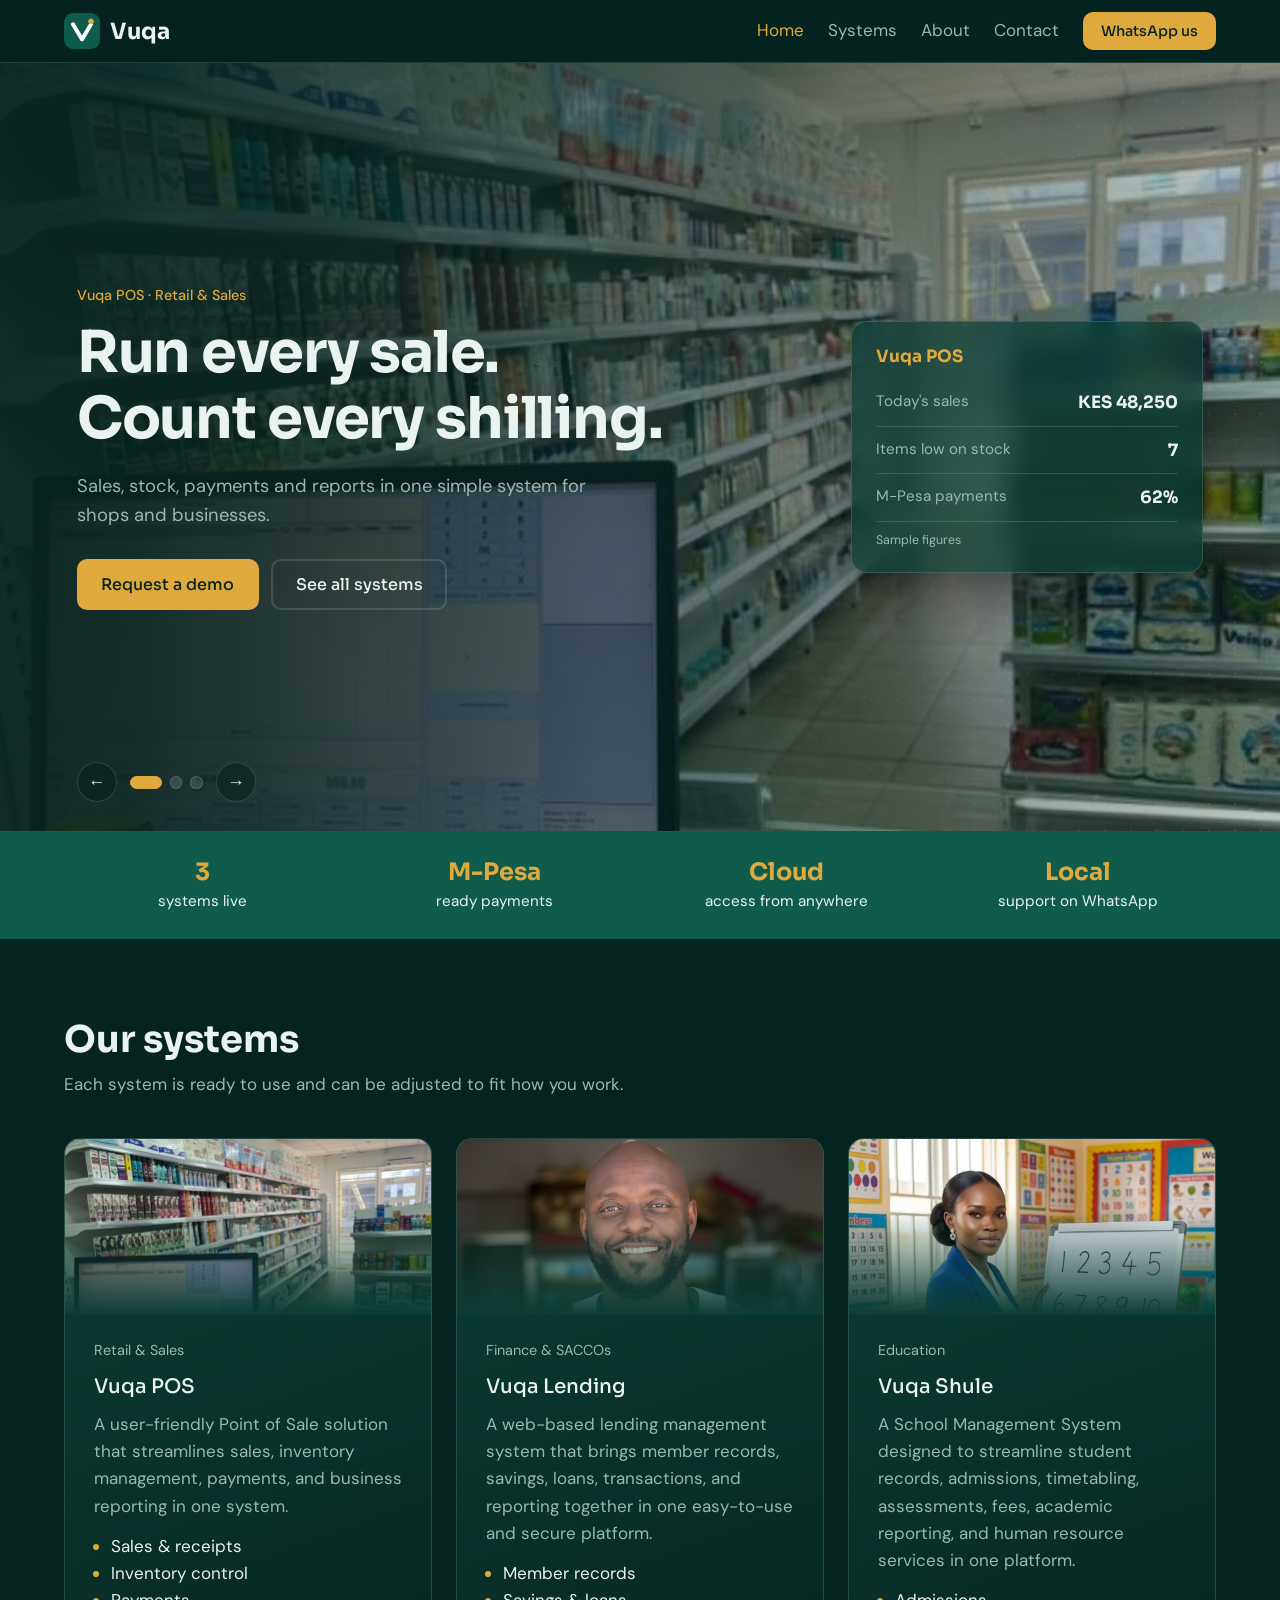
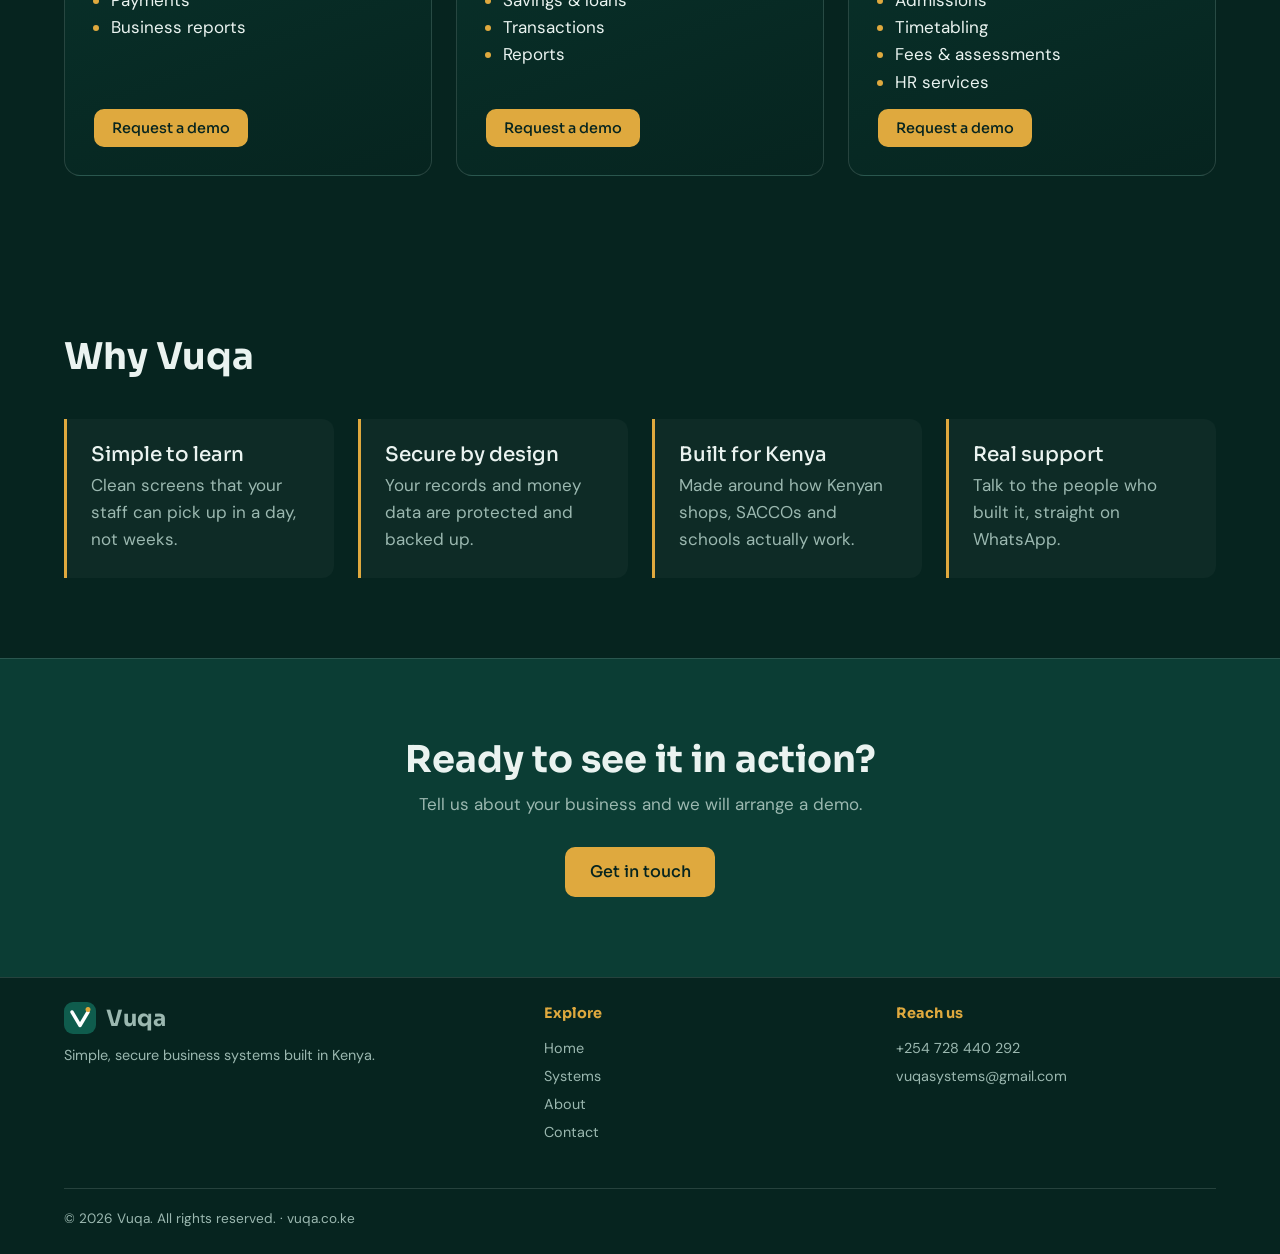
<file: index.html>
<!DOCTYPE html>
<html lang="en">
<head>
  <meta charset="utf-8">
  <meta name="viewport" content="width=device-width, initial-scale=1">
  <title>Vuqa | Business systems built in Kenya</title>
  <meta name="description" content="Vuqa builds POS, lending and school management systems for Kenyan businesses, SACCOs and schools.">
  <link rel="icon" type="image/png" href="images/favicon.png">
  <link rel="apple-touch-icon" href="images/apple-touch-icon.png">
  <link rel="preconnect" href="https://fonts.googleapis.com">
  <link rel="preconnect" href="https://fonts.gstatic.com" crossorigin>
  <link href="https://fonts.googleapis.com/css2?family=DM+Sans:wght@400;500&family=Sora:wght@500;700&display=swap" rel="stylesheet">
  <link rel="stylesheet" href="css/style.css">
</head>
<body>
<div id="site-header"></div>
<main>

  <section class="slider" id="slider" aria-roledescription="carousel" aria-label="Featured systems"></section>

  <section class="strip">
    <div><strong>3</strong><span>systems live</span></div>
    <div><strong>M-Pesa</strong><span>ready payments</span></div>
    <div><strong>Cloud</strong><span>access from anywhere</span></div>
    <div><strong>Local</strong><span>support on WhatsApp</span></div>
  </section>

  <section class="section" id="systems">
    <h2 class="reveal">Our systems</h2>
    <p class="section-lead reveal">Each system is ready to use and can be adjusted to fit how you work.</p>
    <div class="grid" id="catalog"></div>
  </section>

  <section class="section why">
    <h2 class="reveal">Why Vuqa</h2>
    <div class="grid">
      <div class="why-item reveal"><h3>Simple to learn</h3><p>Clean screens that your staff can pick up in a day, not weeks.</p></div>
      <div class="why-item reveal"><h3>Secure by design</h3><p>Your records and money data are protected and backed up.</p></div>
      <div class="why-item reveal"><h3>Built for Kenya</h3><p>Made around how Kenyan shops, SACCOs and schools actually work.</p></div>
      <div class="why-item reveal"><h3>Real support</h3><p>Talk to the people who built it, straight on WhatsApp.</p></div>
    </div>
  </section>

  <section class="section cta">
    <h2 class="reveal">Ready to see it in action?</h2>
    <p class="section-lead reveal">Tell us about your business and we will arrange a demo.</p>
    <div class="actions"><a class="btn" href="contact.html">Get in touch</a></div>
  </section>
</main>
<div id="site-footer"></div>
<script src="js/systems.js"></script>
<script src="js/layout.js"></script>
<script src="js/main.js"></script>
</body>
</html>
</file>
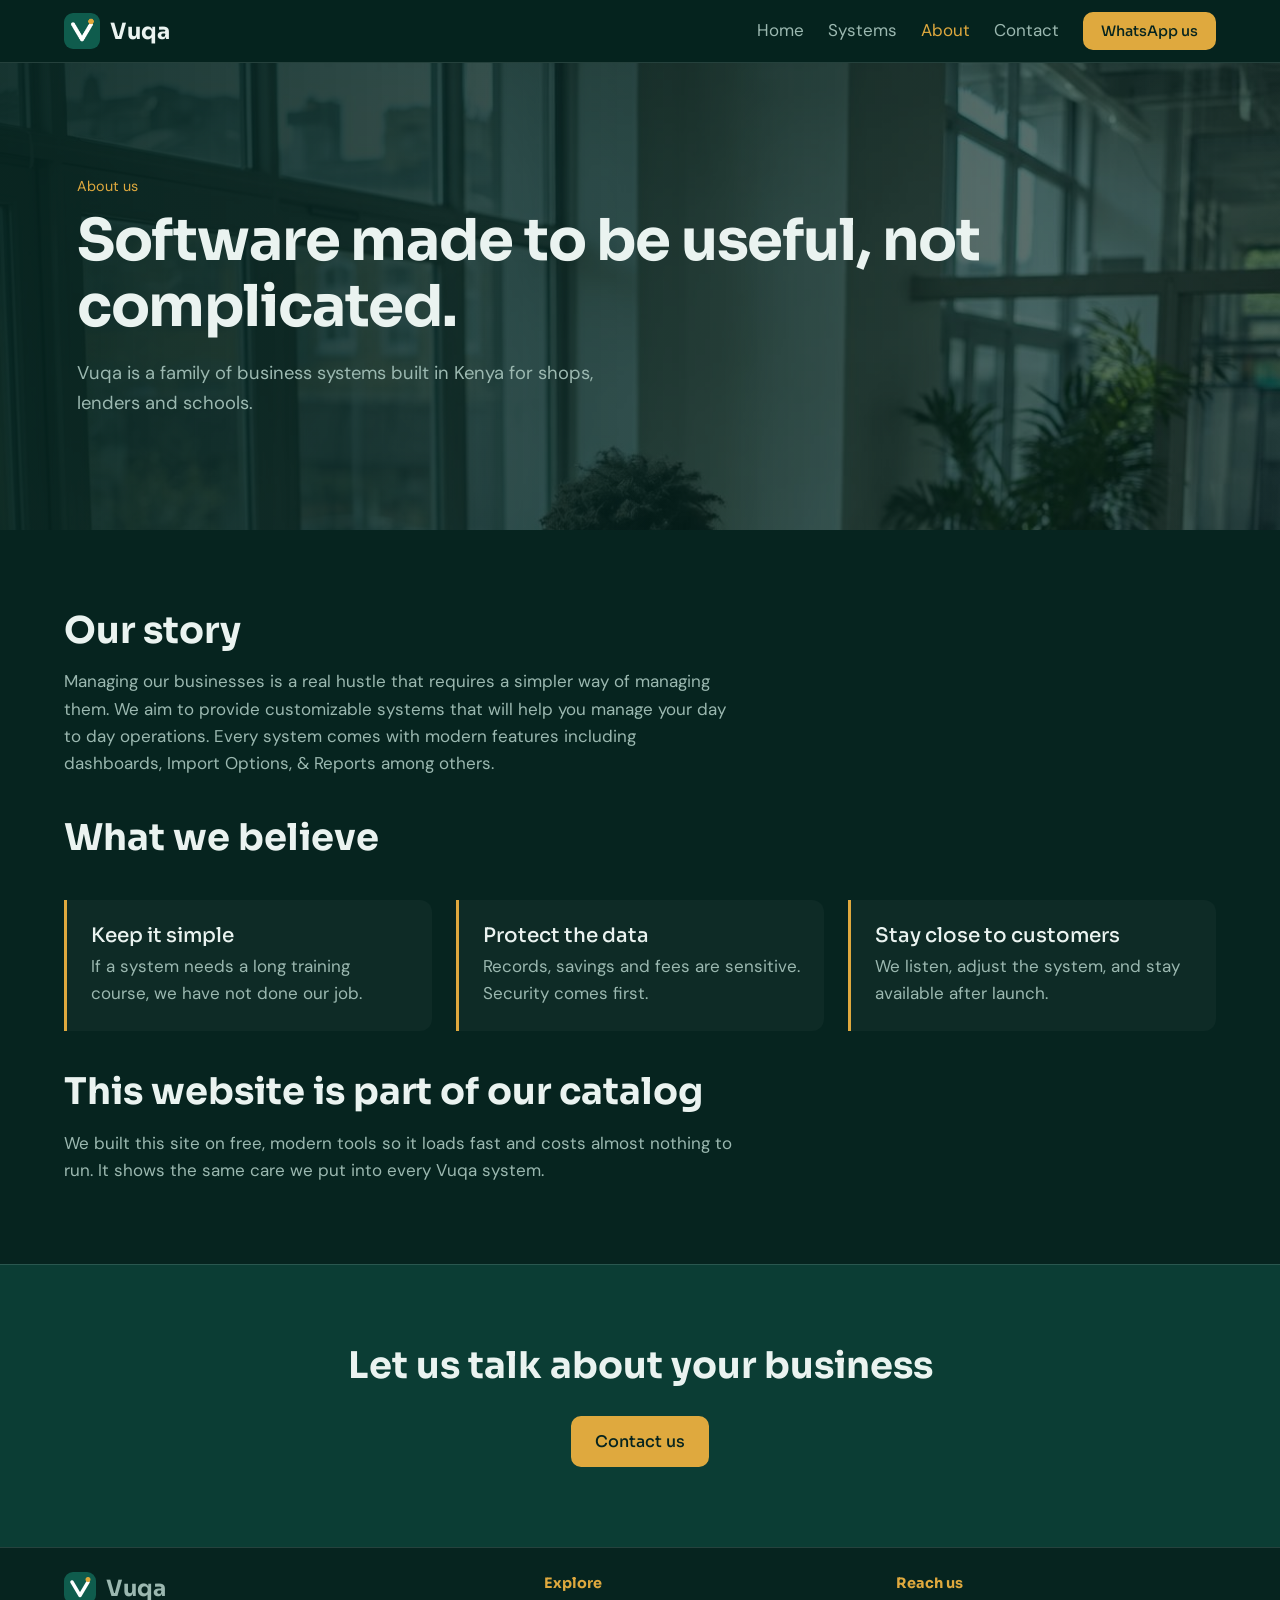
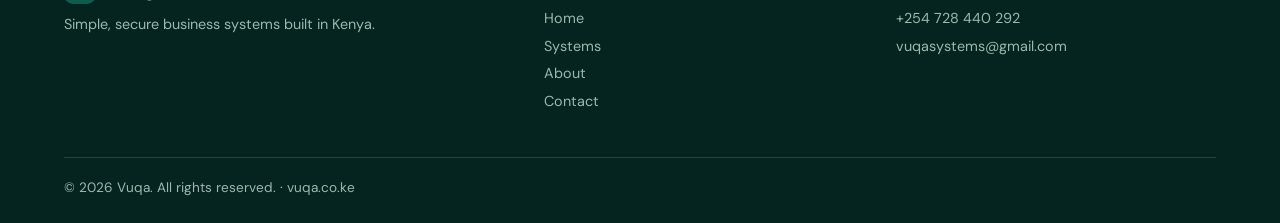
<file: about.html>
<!DOCTYPE html>
<html lang="en">
<head>
  <meta charset="utf-8">
  <meta name="viewport" content="width=device-width, initial-scale=1">
  <title>About | Vuqa</title>
  <meta name="description" content="About Vuqa: simple, secure business systems built in Kenya.">
  <link rel="icon" type="image/png" href="images/favicon.png">
  <link rel="apple-touch-icon" href="images/apple-touch-icon.png">
  <link rel="preconnect" href="https://fonts.googleapis.com">
  <link rel="preconnect" href="https://fonts.gstatic.com" crossorigin>
  <link href="https://fonts.googleapis.com/css2?family=DM+Sans:wght@400;500&family=Sora:wght@500;700&display=swap" rel="stylesheet">
  <link rel="stylesheet" href="css/style.css">
</head>
<body>
<div id="site-header"></div>
<main>

  <section class="page-hero about-hero" style="background-image:linear-gradient(90deg,rgba(6,36,31,.92),rgba(6,36,31,.6)),url(images/about.jpg),linear-gradient(135deg,#0f5c4d,#06241f)">
    <p class="tag">About us</p>
    <h1>Software made to be useful, not complicated.</h1>
    <p class="lead">Vuqa is a family of business systems built in Kenya for shops, lenders and schools.</p>
  </section>

  <section class="section prose">
    <h2 class="reveal">Our story</h2>
    <p class="reveal">Managing our businesses is a real hustle that requires a simpler way of managing them. We aim to provide customizable systems that will help you manage your day to day operations. Every system  comes with modern features including dashboards, Import Options, & Reports among others.</p>
    <h2 class="reveal">What we believe</h2>
    <div class="grid">
      <div class="why-item reveal"><h3>Keep it simple</h3><p>If a system needs a long training course, we have not done our job.</p></div>
      <div class="why-item reveal"><h3>Protect the data</h3><p>Records, savings and fees are sensitive. Security comes first.</p></div>
      <div class="why-item reveal"><h3>Stay close to customers</h3><p>We listen, adjust the system, and stay available after launch.</p></div>
    </div>
    <h2 class="reveal">This website is part of our catalog</h2>
    <p class="reveal">We built this site on free, modern tools so it loads fast and costs almost nothing to run. It shows the same care we put into every Vuqa system.</p>
  </section>

  <section class="section cta">
    <h2>Let us talk about your business</h2>
    <div class="actions"><a class="btn" href="contact.html">Contact us</a></div>
  </section>
</main>
<div id="site-footer"></div>
<script src="js/systems.js"></script>
<script src="js/layout.js"></script>
<script src="js/main.js"></script>
</body>
</html>
</file>
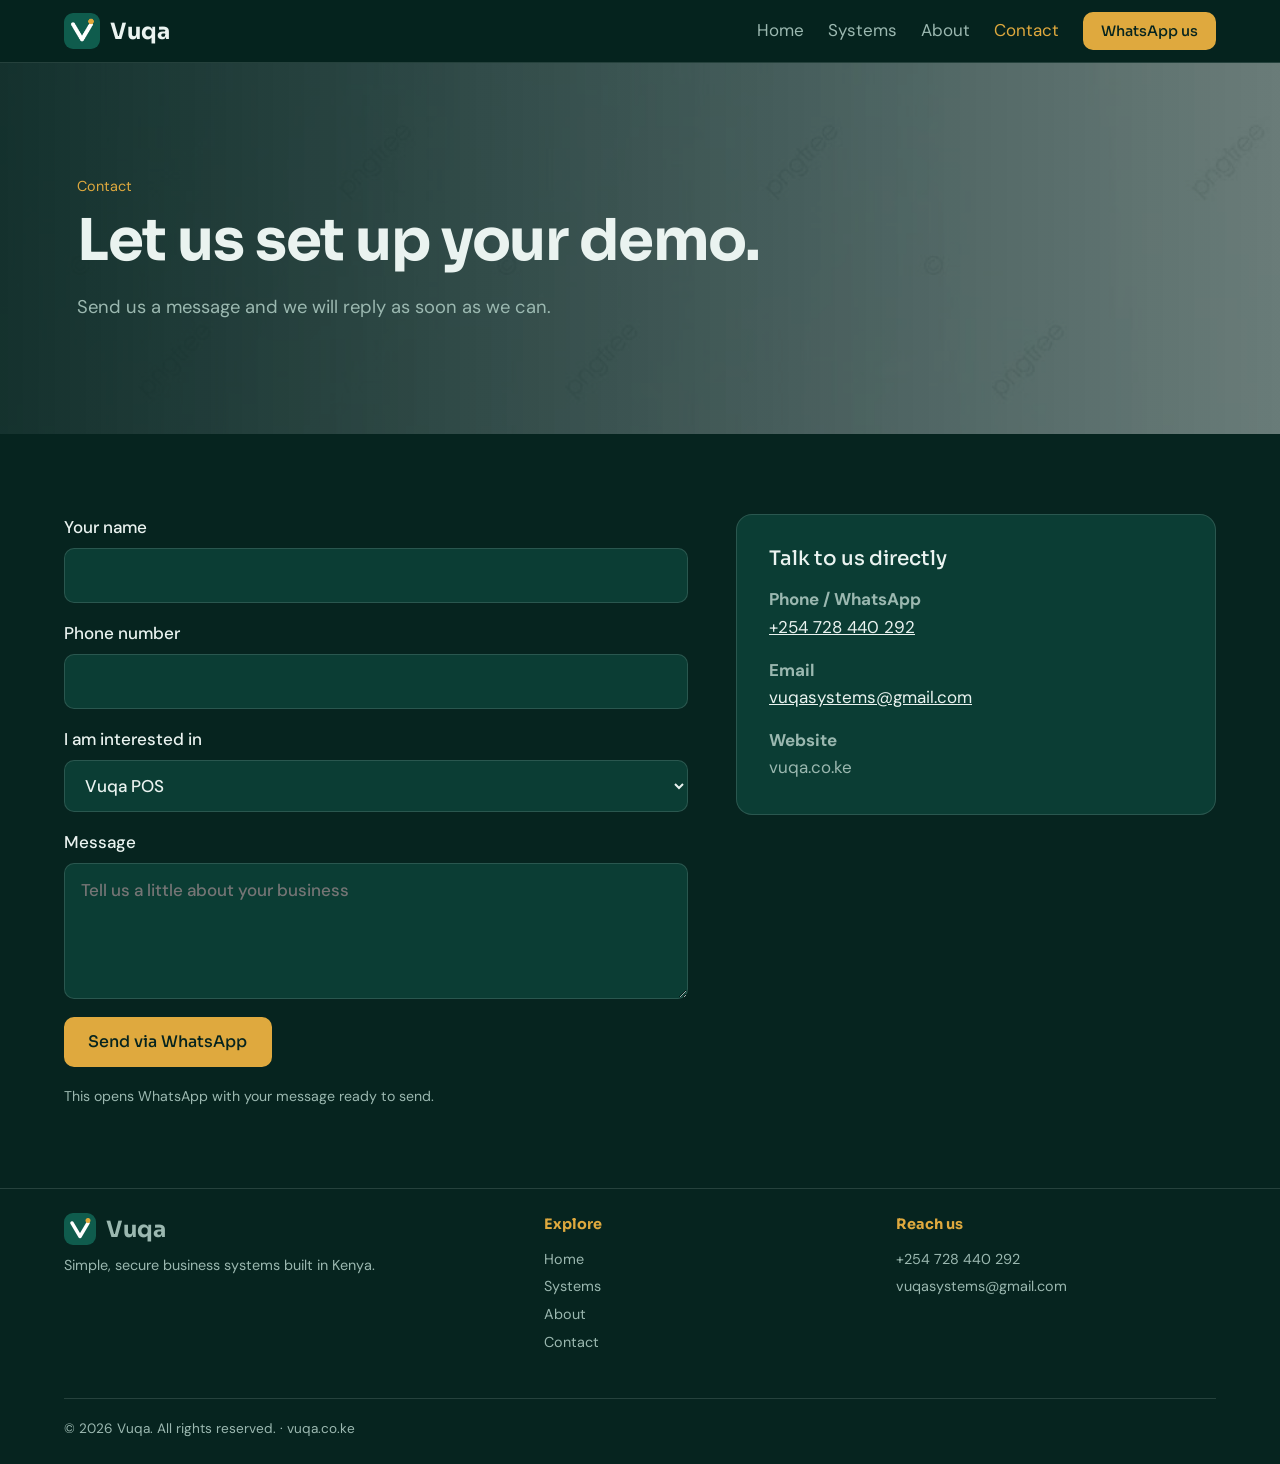
<file: contact.html>
<!DOCTYPE html>
<html lang="en">
<head>
  <meta charset="utf-8">
  <meta name="viewport" content="width=device-width, initial-scale=1">
  <title>Contact | Vuqa</title>
  <meta name="description" content="Contact Vuqa for a demo of our POS, lending or school management systems.">
  <link rel="icon" type="image/png" href="images/favicon.png">
  <link rel="apple-touch-icon" href="images/apple-touch-icon.png">
  <link rel="preconnect" href="https://fonts.googleapis.com">
  <link rel="preconnect" href="https://fonts.gstatic.com" crossorigin>
  <link href="https://fonts.googleapis.com/css2?family=DM+Sans:wght@400;500&family=Sora:wght@500;700&display=swap" rel="stylesheet">
  <link rel="stylesheet" href="css/style.css">
</head>
<body>
<div id="site-header"></div>
<main>

  <section class="page-hero" style="background-image:linear-gradient(90deg,rgba(6,36,31,.92),rgba(6,36,31,.6)),url(images/contact.jpg),linear-gradient(135deg,#0f5c4d,#06241f)">
    <p class="tag">Contact</p>
    <h1>Let us set up your demo.</h1>
    <p class="lead">Send us a message and we will reply as soon as we can.</p>
  </section>

  <section class="section contact-grid">
    <form id="contact-form" class="form">
      <label>Your name<input name="name" required autocomplete="name"></label>
      <label>Phone number<input name="phone" type="tel" required autocomplete="tel"></label>
      <label>I am interested in<select name="interest"></select></label>
      <label>Message<textarea name="message" rows="4" placeholder="Tell us a little about your business"></textarea></label>
      <button class="btn" type="submit">Send via WhatsApp</button>
      <small>This opens WhatsApp with your message ready to send.</small>
    </form>
    <div class="info">
      <h3>Talk to us directly</h3>
      <p><strong>Phone / WhatsApp</strong><br><a href="tel:+254728440292">+254 728 440 292</a></p>
      <p><strong>Email</strong><br><a href="mailto:vuqasystems@gmail.com">vuqasystems@gmail.com</a></p>
      <p><strong>Website</strong><br>vuqa.co.ke</p>
    </div>
  </section>
</main>
<div id="site-footer"></div>
<script src="js/systems.js"></script>
<script src="js/layout.js"></script>
<script src="js/main.js"></script>
</body>
</html>
</file>
<file: css/style.css>
/* ---------- Brand tokens: change colours here and the whole site updates ---------- */
:root {
  --green: #0f5c4d;        /* Vuqa icon green */
  --green-deep: #06241f;   /* page background */
  --green-mid: #0b3d34;    /* panels */
  --gold: #dfa93e;         /* Vuqa icon dot */
  --teal: #0ba5b5;         /* CurioLab accent */
  --text: #eaf3f0;
  --muted: #9bb8b0;
  --line: rgba(234, 243, 240, 0.14);
  --font-head: "Sora", system-ui, sans-serif;
  --font-body: "DM Sans", system-ui, sans-serif;
}

* { box-sizing: border-box; margin: 0; }
html { scroll-behavior: smooth; scroll-padding-top: 80px; }
body {
  background: var(--green-deep);
  color: var(--text);
  font: 400 1.0625rem/1.6 var(--font-body);
}
a { color: inherit; }
:focus-visible { outline: 3px solid var(--gold); outline-offset: 3px; }

h1, h2, h3 { font-family: var(--font-head); line-height: 1.15; }
h1 { font-size: clamp(2.2rem, 5vw, 3.6rem); font-weight: 700; letter-spacing: -0.02em; }
h2 { font-size: clamp(1.7rem, 3vw, 2.3rem); font-weight: 700; }
h3 { font-size: 1.25rem; font-weight: 500; }

/* ---------- Navigation ---------- */
.nav {
  position: sticky; top: 0; z-index: 10;
  display: flex; justify-content: space-between; align-items: center;
  padding: 0.75rem clamp(1rem, 5vw, 4rem);
  background: rgba(6, 36, 31, 0.88);
  backdrop-filter: blur(10px);
  border-bottom: 1px solid var(--line);
}
.brand { display: flex; align-items: center; gap: 0.6rem; text-decoration: none;
  font: 700 1.4rem var(--font-head); }
.brand img { border-radius: 9px; }
.nav nav { display: flex; align-items: center; gap: 1.5rem; }
.nav nav a { text-decoration: none; color: var(--muted); }
.nav nav a:hover { color: var(--text); }
.nav nav a.btn { color: var(--green-deep); }

/* ---------- Buttons ---------- */
.btn {
  display: inline-block; padding: 0.8rem 1.4rem; border-radius: 10px;
  background: var(--gold); color: var(--green-deep); text-decoration: none;
  font: 500 1rem var(--font-head); border: 2px solid var(--gold);
  transition: transform 0.15s, background 0.15s;
}
.btn:hover { transform: translateY(-2px); background: #ecbb55; }
.btn-ghost { background: transparent; color: var(--text); border-color: var(--line); }
.btn-ghost:hover { background: rgba(255, 255, 255, 0.06); }
.btn-small { padding: 0.5rem 1rem; font-size: 0.9rem; }
.actions { display: flex; flex-wrap: wrap; gap: 0.8rem; margin-top: 1.8rem; }

/* ---------- Hero ---------- */
.hero {
  display: grid; grid-template-columns: 1.1fr 0.9fr; gap: 3rem; align-items: center;
  padding: clamp(3rem, 8vw, 6rem) clamp(1rem, 5vw, 4rem);
  background:
    radial-gradient(ellipse 60% 70% at 85% 30%, rgba(15, 92, 77, 0.65), transparent 70%),
    radial-gradient(ellipse 40% 50% at 10% 100%, rgba(11, 165, 181, 0.12), transparent 70%);
}
.lead { margin-top: 1.2rem; max-width: 34rem; color: var(--muted); font-size: 1.15rem; }

/* The interactive preview window */
.window {
  background: var(--green-mid); border: 1px solid var(--line);
  border-radius: 16px; overflow: hidden;
  box-shadow: 0 30px 60px -20px rgba(0, 0, 0, 0.6);
}
.window-bar { display: flex; align-items: center; gap: 1rem; padding: 0.7rem 1rem;
  border-bottom: 1px solid var(--line); }
.dots { display: flex; gap: 6px; }
.dots i { width: 10px; height: 10px; border-radius: 50%; background: var(--line); }
.tabs { display: flex; gap: 0.3rem; }
.tabs button {
  font: 500 0.9rem var(--font-head); color: var(--muted); background: none;
  border: 0; padding: 0.4rem 0.8rem; border-radius: 8px; cursor: pointer;
}
.tabs button[aria-selected="true"] { background: var(--green); color: var(--text); }
.window-body { padding: 1.5rem; min-height: 15rem; }
.window-body h3 { margin-bottom: 1rem; color: var(--gold); }
.metric {
  display: flex; justify-content: space-between; align-items: baseline; gap: 1rem;
  padding: 0.9rem 0; border-bottom: 1px solid var(--line);
  animation: slide 0.35s both;
}
.metric strong { font: 700 1.3rem var(--font-head); }
.metric span { color: var(--muted); }
.sample { padding: 0 1.5rem 1rem; font-size: 0.8rem; color: var(--muted); }
@keyframes slide { from { opacity: 0; transform: translateY(8px); } }

/* ---------- Sections ---------- */
.section { padding: clamp(3rem, 7vw, 5rem) clamp(1rem, 5vw, 4rem); }
.section-lead { margin-top: 0.6rem; color: var(--muted); max-width: 36rem; }
.about p { margin-top: 1rem; max-width: 40rem; color: var(--muted); }
.contact { background: var(--green-mid); border-top: 1px solid var(--line); }

.grid { display: grid; gap: 1.5rem; margin-top: 2.5rem;
  grid-template-columns: repeat(auto-fit, minmax(260px, 1fr)); }
.card {
  display: flex; flex-direction: column; gap: 0.8rem;
  padding: 1.8rem; border: 1px solid var(--line); border-radius: 16px;
  background: linear-gradient(160deg, var(--green-mid), var(--green-deep));
}
.card:hover { border-color: var(--gold); }
.tag { color: var(--teal); font-size: 0.9rem; }
.card p { color: var(--muted); }
.card ul { padding-left: 1.1rem; flex: 1; }
.card li::marker { color: var(--gold); }
.card .btn { align-self: flex-start; }

.footer { display: flex; justify-content: space-between; flex-wrap: wrap; gap: 0.5rem;
  padding: 1.5rem clamp(1rem, 5vw, 4rem); border-top: 1px solid var(--line);
  color: var(--muted); font-size: 0.9rem; }

/* ---------- Mobile ---------- */
@media (max-width: 800px) {
  .hero { grid-template-columns: 1fr; }
  .nav nav a:not(.btn) { display: none; }
}
@media (prefers-reduced-motion: reduce) {
  * { animation: none !important; transition: none !important; scroll-behavior: auto !important; }
}

/* =================== v2: slideshow, photos, new pages =================== */
.nav nav a[aria-current="page"] { color: var(--gold); }

/* Placeholder gradients show until you add real photos named images/<id>.jpg */
.g-pos     { --fb: linear-gradient(135deg, #0f5c4d, #06241f 60%, #dfa93e 160%); }
.g-lending { --fb: linear-gradient(135deg, #0b3d34, #06241f 55%, #0ba5b5 170%); }
.g-shule   { --fb: linear-gradient(135deg, #123f5a, #06241f 55%, #dfa93e 170%); }

/* Slider */
.slider { position: relative; height: clamp(34rem, 88vh, 48rem); overflow: hidden; background: var(--green-deep); }
.slide {
  position: absolute; inset: 0; display: flex; align-items: center; justify-content: space-between;
  gap: 2rem; padding: 0 clamp(1rem, 6vw, 5rem);
  background-image: var(--fb); background-size: cover; background-position: center top;
  opacity: 0; visibility: hidden; transition: opacity 0.9s, visibility 0.9s;
}
.slide.active { opacity: 1; visibility: visible; }
.slide::before { /* dark green overlay so text stays readable on any photo */
  content: ""; position: absolute; inset: 0;
  background: linear-gradient(90deg, rgba(6,36,31,0.92) 10%, rgba(6,36,31,0.55) 60%, rgba(6,36,31,0.25));
}
.slide::after { /* subtle dot texture */
  content: ""; position: absolute; inset: 0; opacity: 0.25;
  background: radial-gradient(rgba(255,255,255,0.35) 1px, transparent 1.5px) 0 0 / 26px 26px;
  mask-image: linear-gradient(90deg, transparent 40%, #000);
}
.slide-inner, .float-card { position: relative; z-index: 1; }
.slide-inner { max-width: 38rem; }
.slide-inner .tag { color: var(--gold); margin-bottom: 0.8rem; font-weight: 500; }
.slide.active .slide-inner > * { animation: slide 0.7s both; }
.slide.active .slide-inner > :nth-child(2) { animation-delay: 0.1s; }
.slide.active .slide-inner > :nth-child(3) { animation-delay: 0.2s; }
.slide.active .slide-inner > :nth-child(4) { animation-delay: 0.3s; }

.float-card {
  width: min(22rem, 100%); padding: 1.3rem 1.5rem; border-radius: 16px;
  background: rgba(11, 61, 52, 0.72); backdrop-filter: blur(12px);
  border: 1px solid var(--line); box-shadow: 0 30px 60px -20px rgba(0,0,0,0.6);
}
.float-card b { display: block; margin-bottom: 0.6rem; color: var(--gold); font-family: var(--font-head); }
.float-card div { display: flex; justify-content: space-between; gap: 1rem; padding: 0.6rem 0; border-bottom: 1px solid var(--line); }
.float-card span { color: var(--muted); font-size: 0.95rem; }
.float-card strong { font-family: var(--font-head); }
.float-card small { display: block; margin-top: 0.6rem; color: var(--muted); font-size: 0.78rem; }

.controls { position: absolute; z-index: 2; left: clamp(1rem, 6vw, 5rem); bottom: 1.8rem;
  display: flex; align-items: center; gap: 0.8rem; }
.controls button { cursor: pointer; border: 1px solid var(--line); background: rgba(6,36,31,0.6); color: var(--text);
  width: 2.5rem; height: 2.5rem; border-radius: 50%; font-size: 1.1rem; }
.controls button:hover { border-color: var(--gold); }
#dots { display: flex; gap: 0.5rem; }
#dots button { width: 0.8rem; height: 0.8rem; padding: 0; background: var(--line); }
#dots button.on { background: var(--gold); width: 2rem; border-radius: 1rem; border-color: var(--gold); }

/* Stats strip */
.strip { display: grid; grid-template-columns: repeat(auto-fit, minmax(150px, 1fr)); gap: 1rem;
  padding: 1.6rem clamp(1rem, 5vw, 4rem); background: var(--green); text-align: center; }
.strip strong { display: block; font: 700 1.5rem var(--font-head); color: var(--gold); }
.strip span { font-size: 0.95rem; }

/* Cards with photos */
.card { padding: 0; overflow: hidden; gap: 0; }
.card-photo { height: 11rem; background-image: var(--fb); background-size: cover; background-position: center top; position: relative; }
.card-photo::after { content: ""; position: absolute; inset: 0; background: linear-gradient(transparent 40%, var(--green-mid)); }
.card-body { display: flex; flex-direction: column; gap: 0.8rem; padding: 1.5rem 1.8rem 1.8rem; flex: 1; }
.card { transition: transform 0.25s, border-color 0.25s; }
.card:hover { transform: translateY(-6px); }

.why-item { padding: 1.5rem; border-left: 3px solid var(--gold); background: rgba(255,255,255,0.03); border-radius: 0 12px 12px 0; }
.why-item p { margin-top: 0.4rem; color: var(--muted); }
.cta { text-align: center; background: var(--green-mid); border-top: 1px solid var(--line); }
.cta .section-lead { margin-inline: auto; }
.cta .actions { justify-content: center; }

/* Scroll reveal */
.reveal { opacity: 0; transform: translateY(18px); transition: opacity 0.6s, transform 0.6s; }
.reveal.in { opacity: 1; transform: none; }

/* Inner pages */
.page-hero {
  position: relative; padding: clamp(4rem, 10vw, 7rem) clamp(1rem, 6vw, 5rem);
  background-image: linear-gradient(135deg, #0f5c4d, #06241f);
  background-size: cover; background-position: center top;
}
.page-hero .tag { color: var(--gold); margin-bottom: 0.6rem; }
.prose h2 { margin: 2.5rem 0 1rem; }
.prose h2:first-child { margin-top: 0; }
.prose > p { max-width: 42rem; color: var(--muted); }

.contact-grid { display: grid; grid-template-columns: 1.3fr 1fr; gap: 3rem; }
.form { display: grid; gap: 1.1rem; }
.form label { display: grid; gap: 0.4rem; font-weight: 500; }
.form input, .form select, .form textarea {
  font: inherit; color: var(--text); background: var(--green-mid);
  border: 1px solid var(--line); border-radius: 10px; padding: 0.8rem 1rem;
}
.form button { justify-self: start; cursor: pointer; }
.form small { color: var(--muted); }
.info { padding: 2rem; border: 1px solid var(--line); border-radius: 16px; background: var(--green-mid); align-self: start; }
.info p { margin-top: 1rem; color: var(--muted); }
.info a { color: var(--text); }

/* Footer (v2 layout) */
.footer { display: grid; grid-template-columns: 1.4fr 1fr 1fr; gap: 2rem; align-items: start; }
.footer h4 { font-family: var(--font-head); margin-bottom: 0.6rem; color: var(--gold); }
.footer div a:not(.brand) { display: block; color: var(--muted); text-decoration: none; padding: 0.15rem 0; }
.footer div a:not(.brand):hover { color: var(--text); }
.footer p { color: var(--muted); margin-top: 0.6rem; }
.footer .copy { grid-column: 1 / -1; padding-top: 1.2rem; border-top: 1px solid var(--line); font-size: 0.85rem; }

@media (max-width: 800px) {
  .float-card { display: none; }
  .slide::before { background: rgba(6,36,31,0.78); }
  .contact-grid, .footer { grid-template-columns: 1fr; }
  .nav nav { gap: 0.9rem; font-size: 0.95rem; }
  .nav nav a:not(.btn) { display: inline; }
  .nav nav a[href="index.html"], #nav-wa { display: none; }
}
</file>
